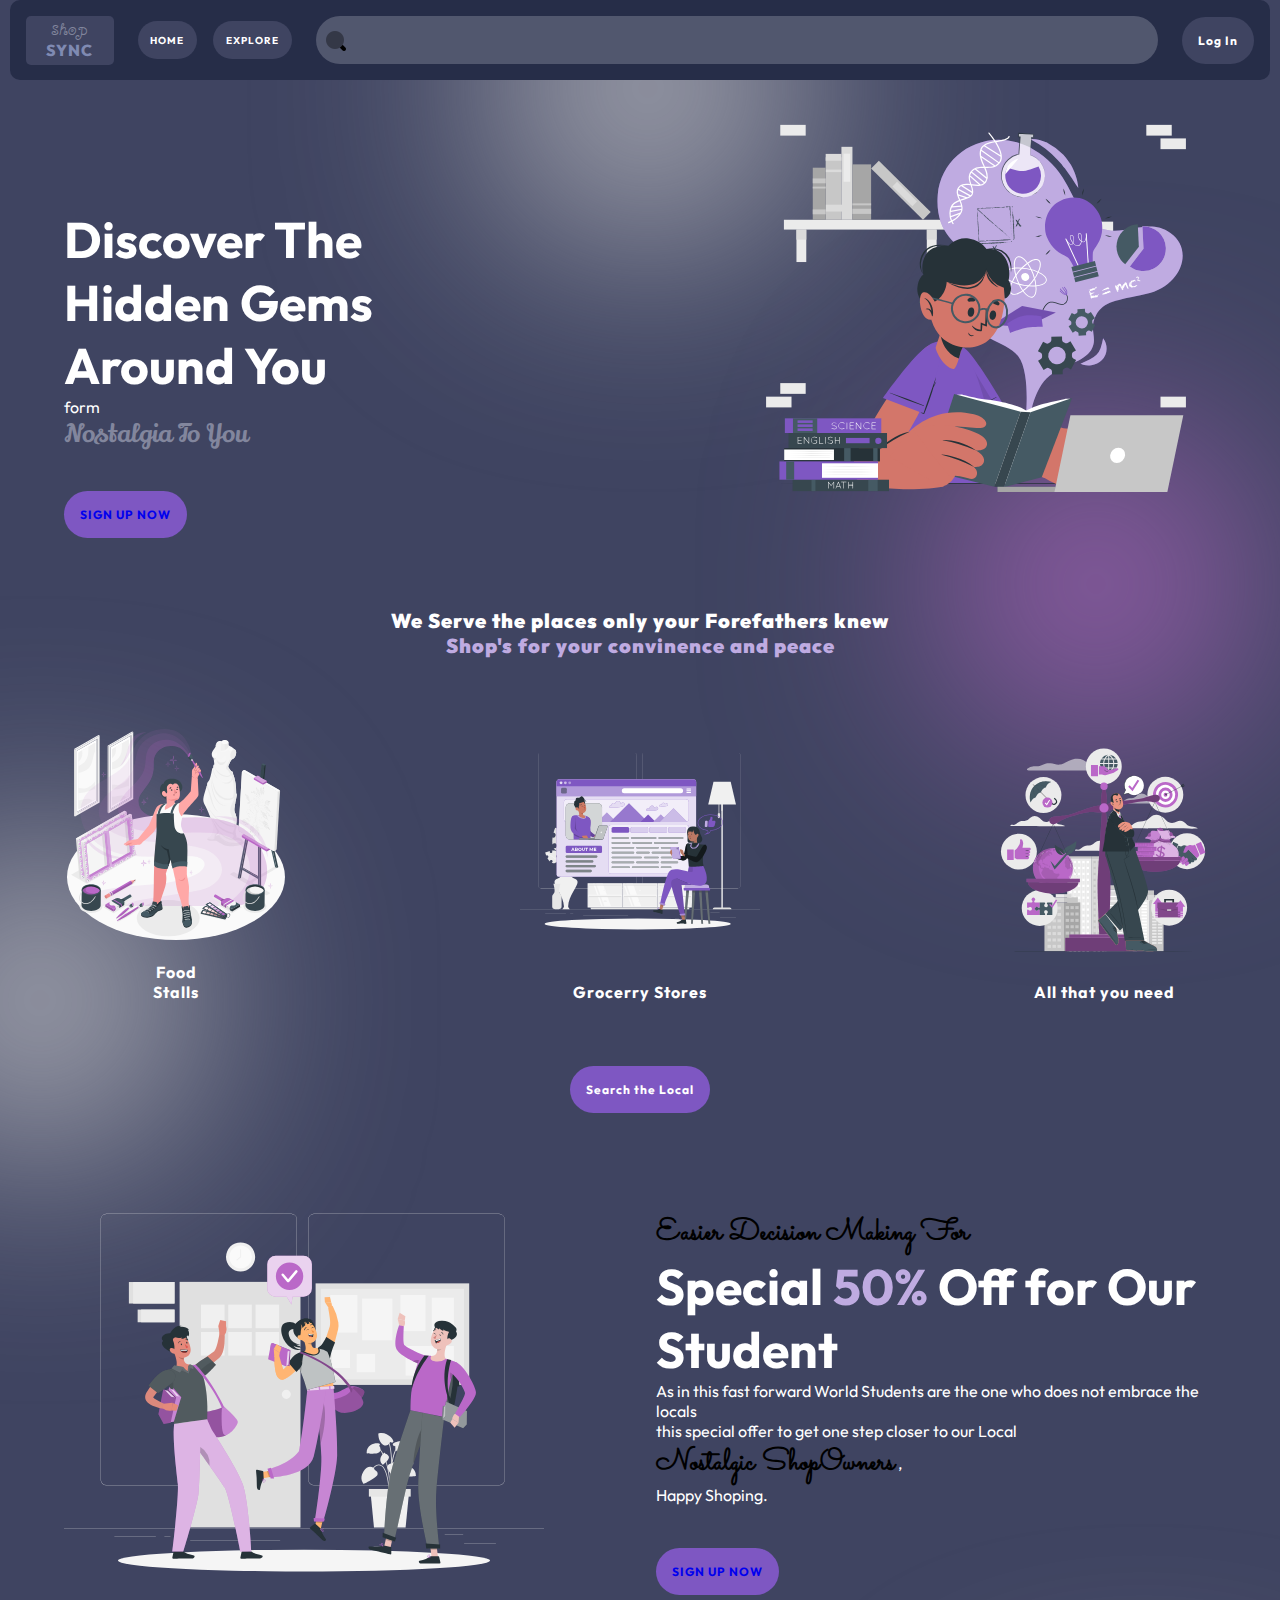
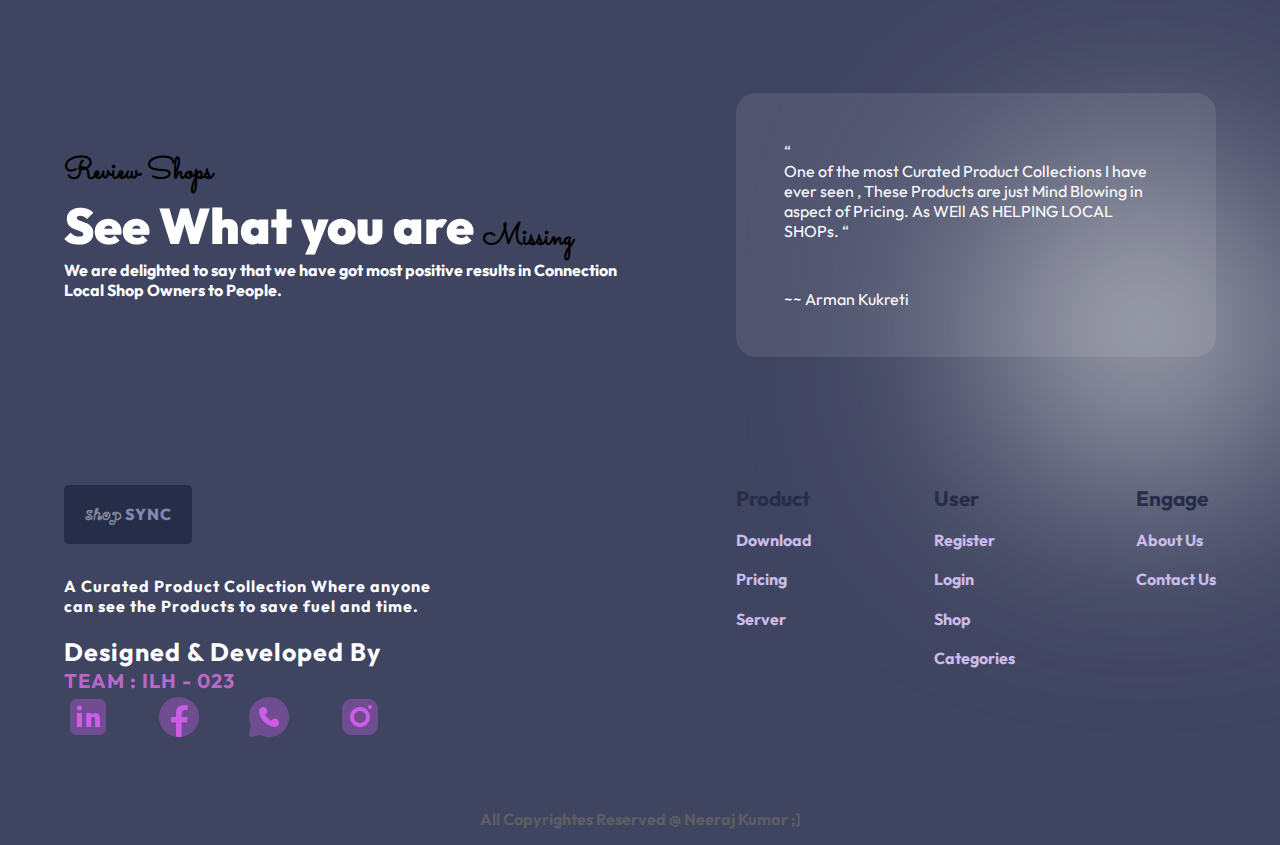
<file: index.html>
<!DOCTYPE html>
<html lang="en">
  <head>
    <meta charset="UTF-8" />
    <meta name="viewport" content="width=device-width, initial-scale=1.0" />
    <title>ShopSync</title>

    <!-- main stylesheet -->
    <link rel="stylesheet" href="styles/style.css" />

    <!-- page stylesheet  -->
    <link rel="stylesheet" href="styles/index.css" />
  </head>
  <body>
    <!-- header start -->
    <div class="header">
      <!-- logo  -->
      <div class="logo">
        <span id="logo-cursib">Shop</span>
        <span id="logo-name">Sync</span>
      </div>

      <!-- nav links  -->
      <nav class="nav-links">
        <a href="index.html">HOME</a>
        <a href="shop.html">EXPLORE</a>
      </nav>

      <!-- searchbar  -->
      <div class="search-container">
        <input type="text" name="searchbar" id="main-search" />
        <img id="search-icon" src="assets/icons/search (2).png" alt="" />
      </div>

      <!-- cart  -->
      <div class="cart" style="display: none">
        <a href="cart.html"
          ><img src="assets/icons/cart.png" alt="" class="cart-btn"
        /></a>
      </div>

      <div class="dashboard" style="display: none">
        <a href="dashboard.html">
          <img src="assets/icons/dashboard-icon.png" class="cart-btn" alt="" />
        </a>
      </div>

      <!-- login  -->
      <a class="login-btn" id="login-btn" href="login.html">Log In</a>

      <!-- logout -->
      <a class="login-btn log-out" id="logout-btn" style="display: none"
        >Log Out</a
      >
    </div>
    <!-- header end  -->

    <!-- hero start  -->
    <div class="hero">
      <!-- hero text  -->
      <div class="hero-text">
        <p>
          <span id="hero-title">Discover The Hidden Gems Around You </span
          ><br />
          <span id="hero-para">form</span>
          <br />
          <span id="hero-text-name">Nostalgia To You</span>
        </p>

        <!-- shop now btn  -->
        <button class="shop-now-btn btn">
          <a href="register.html">SIGN UP NOW</a>
        </button>
      </div>

      <!-- hero image  -->
      <div class="hero-image">
        <img src="assets/illustrations/hero-image.svg" alt="" />
      </div>
    </div>
    <!-- hero end  -->

    <!-- categories start  -->
    <div class="categories">
      <!-- categories header text  -->
      <p class="categories-title">
        We Serve the places only your Forefathers knew <br /><span
          >Shop's for your convinence and peace</span
        >
      </p>

      <!-- category cards  -->
      <div class="cards">
        <!-- card-1  -->
        <div class="card-1 card">
          <img src="assets/illustrations/card-1.svg" alt="" />

          <p>Food <br />Stalls</p>
        </div>

        <!-- card-2  -->
        <div class="card-2 card">
          <img src="assets/illustrations/card-2.svg" alt="" />

          <p>Grocerry Stores</p>
        </div>

        <!-- card -3  -->
        <div class="card-3 card">
          <img src="assets/illustrations/carrd-3.svg" alt="" />

          <p>All that you need</p>
        </div>
      </div>
      <!-- category cards end  -->

      <!-- view-all-category-btn  -->
      <button class="view-all-category-btn btn">Search the Local</button>
    </div>
    <!-- categories end  -->

    <!-- student offer start  -->
    <div class="student-offer">
      <!-- student offer image  -->
      <div class="stu-off-img">
        <img src="assets/illustrations/student-offer.svg" alt="" />
      </div>

      <!-- student offer text  -->
      <div class="stu-off-text">
        <p>
          <span id="stu-off-head">Easier Decision Making For</span><br />
          <span id="stu-off-title"
            >Special <span id="off-percent-text">50%</span> Off for Our
            Student</span
          ><br />

          As in this fast forward World Students are the one who does not
          embrace the locals<br />
          this special offer to get one step closer to our Local<br />
          <span id="stu-off-head">Nostalgic ShopOwners</span> ,
          <br />
          Happy Shoping.
        </p>

        <!-- signup now btn  -->
        <button class="signup-now-btn btn">
          <a href="register.html">SIGN UP NOW</a>
        </button>
      </div>
    </div>
    <!-- student offer end  -->

    <!-- testimony start  -->
    <div class="testimony">
      <p class="testimony-text">
        <span id="testimony-text-head">Review Shops</span><br />
        <span id="testimony-text-title"
          >See What you are <span id="stu-off-head"> Missing</span> </span
        ><br />

        We are delighted to say that we have got most positive results in
        Connection Local Shop Owners to People.
      </p>

      <div class="testimonial">
        <p class="review">
          <span id="quotes">“</span>
          <br />
          One of the most Curated Product Collections I have ever seen , These
          Products are just Mind Blowing in aspect of Pricing. As WEll AS
          HELPING LOCAL SHOPs.
          <span id="quotes">“</span>
        </p>

        <p class="reviewer-name">~~ Arman Kukreti</p>
      </div>
    </div>
    <!-- testimony end  -->

    <!-- footer start  -->
    <div class="footer">
      <!-- footer-text  -->
      <div class="footer-text">
        <!-- logo  -->
        <div class="logo footer-logo">
          <span id="logo-cursib">Shop</span>
          <span id="logo-name">Sync</span>
        </div>

        <p class="footer-text-para">
          A Curated Product Collection Where anyone can see the Products to save
          fuel and time.
          <br /><br />
          <span id="dev-name-heading">Designed & Developed By</span><br />
          <span id="dev-name">TEAM : ILH - 023</span>
        </p>

        <div class="share-links">
          <a href=""> <img src="assets/icons/linkedin.png" alt="" /></a>
          <a href=""> <img src="assets/icons/facebook.png" alt="" /></a>
          <a href=""> <img src="assets/icons/whatsapp.png" alt="" /></a>
          <a href=""> <img src="assets/icons/instagram.png" alt="" /></a>
        </div>
      </div>

      <!-- footer links  -->
      <div class="footer-links">
        <div class="product-links links-cat">
          <p class="link-heading">Product</p>
          <a href="" class="link">Download</a>
          <a href="" class="link">Pricing</a>
          <a href="" class="link">Server</a>
        </div>

        <div class="user-links links-cat">
          <p class="link-heading">User</p>
          <a href="" class="register">Register</a>
          <a href="" class="login">Login</a>
          <a href="" class="shop">Shop</a>
          <a href="" class="link-category">Categories</a>
        </div>

        <div class="engage-links links-cat">
          <p class="link-heading">Engage</p>
          <a href="" class="about-us">About Us</a>
          <a href="" class="contact-us"> Contact Us</a>
        </div>
      </div>
    </div>

    <!-- copyright  -->
    <p class="copyright">All Copyrightes Reserved @ Neeraj Kumar ;]</p>

    <!-- background circles effect  -->
    <div class="bg-circle-1 effect"></div>
    <div class="bg-circle-2 effect"></div>
    <div class="bg-circle-3 effect"></div>
    <div class="bg-circle-4 effect"></div>

    <script src="/scripts/auth.js"></script>
    <script src="scripts/getLocation.js"></script>
  </body>
</html>
</file>
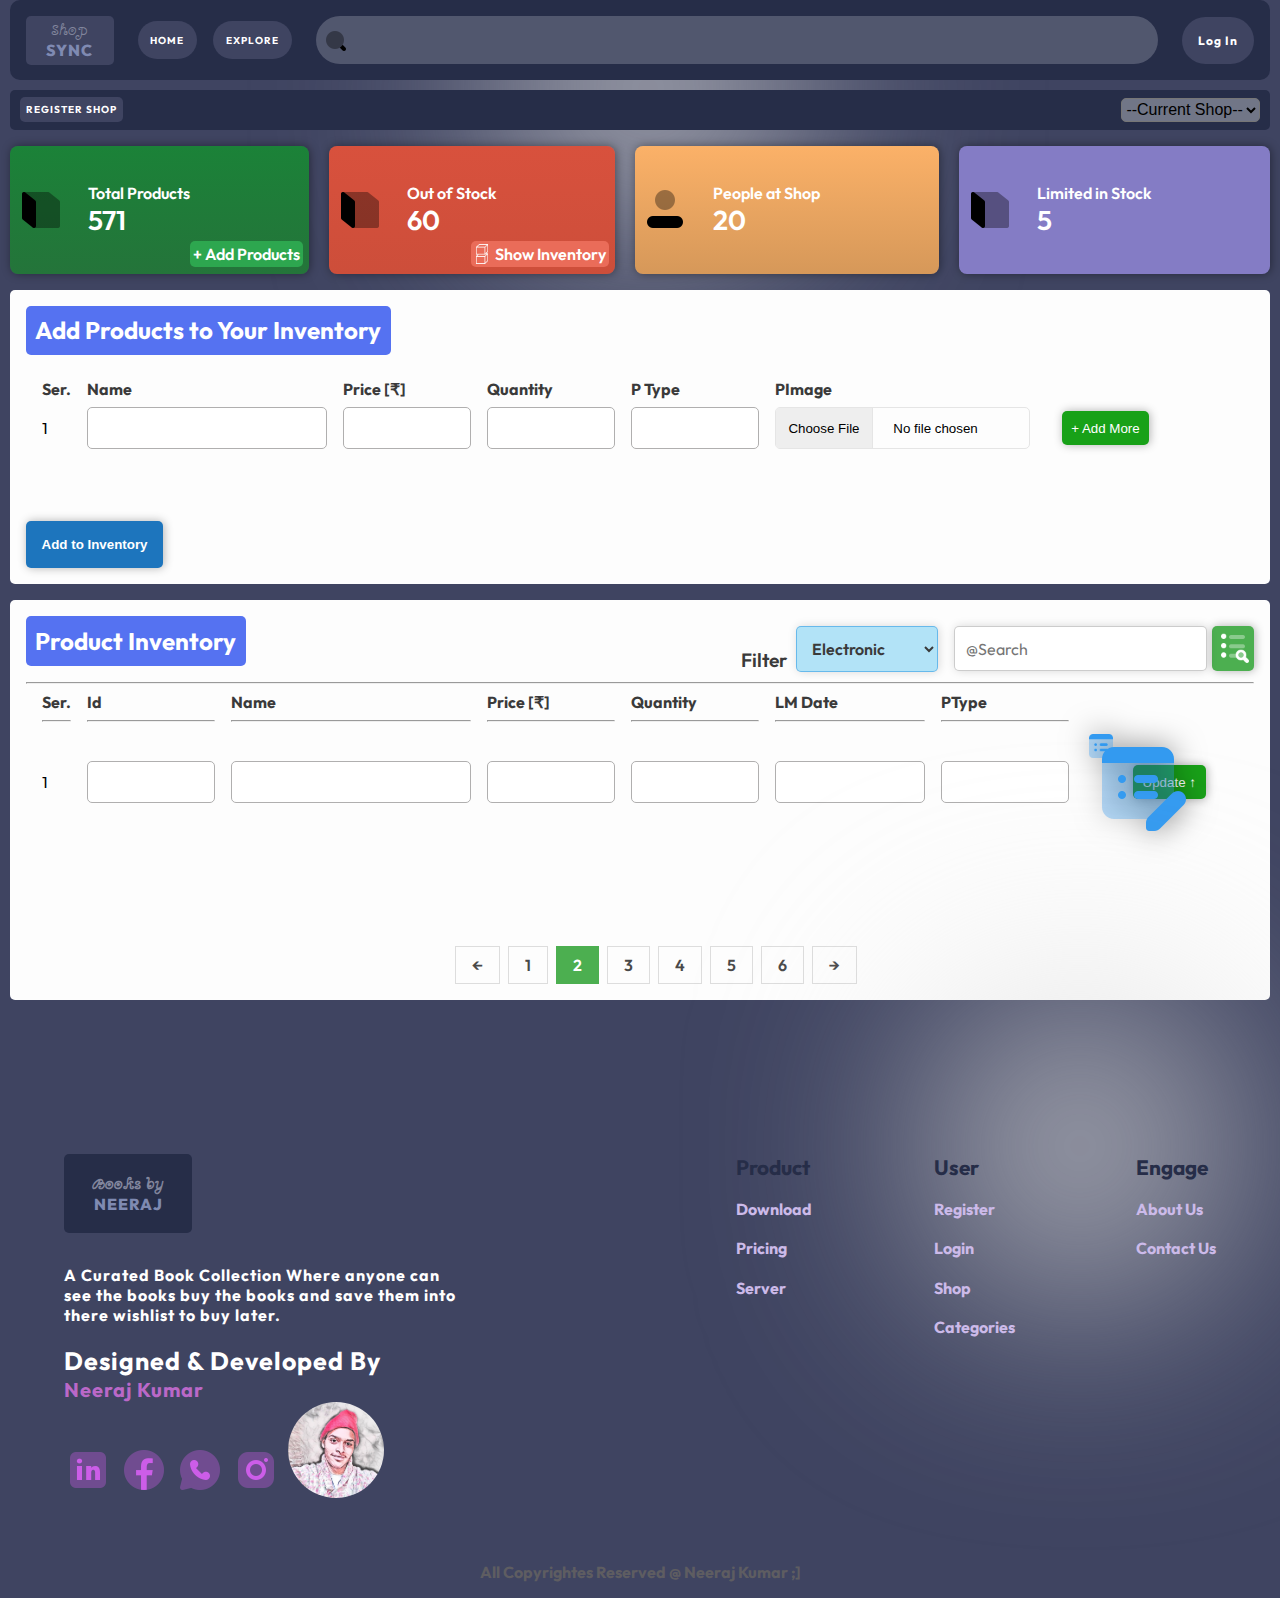
<file: dashboard.html>
<!DOCTYPE html>
<html lang="en">
  <head>
    <meta charset="UTF-8" />
    <meta name="viewport" content="width=device-width, initial-scale=1.0" />
    <title>Shop Sync</title>

    <!-- main stylesheet -->
    <link rel="stylesheet" href="styles/style.css" />

    <!-- page stylesheet  -->
    <link rel="stylesheet" href="styles/register.css" />
    <link rel="stylesheet" href="styles/dashboard.css" />
  </head>
  <body>
    <!-- header start -->
    <div class="header">
      <!-- logo  -->
      <div class="logo">
        <span id="logo-cursib">Shop</span>
        <span id="logo-name">Sync</span>
      </div>

      <!-- nav links  -->
      <nav class="nav-links">
        <a href="index.html">HOME</a>
        <a href="shop.html">EXPLORE</a>
      </nav>

      <!-- searchbar  -->
      <div class="search-container">
        <input type="text" name="searchbar" id="main-search" />
        <img id="search-icon" src="assets/icons/search (2).png" alt="" />
      </div>

      <!-- cart  -->
      <div class="cart" style="display: none">
        <a href="cart.html"
          ><img src="assets/icons/cart.png" alt="" class="cart-btn"
        /></a>
      </div>

      <div class="dashboard" style="display: none">
        <a href="dashboard.html">
          <img src="assets/icons/dashboard-icon.png" class="cart-btn" alt="" />
        </a>
      </div>

      <!-- login  -->
      <a class="login-btn" id="login-btn" href="login.html">Log In</a>

      <!-- logout -->
      <a class="login-btn log-out" id="logout-btn" style="display: none"
        >Log Out</a
      >
    </div>
    <!-- header end  -->

    <!-- main container-body -->
    <div class="main-container">
      <!-- dashboard bar [shop selection] -->
      <div class="dash-bar">
        <a class="dash-bar-a-links" href="registerShop.html">REGISTER SHOP</a>
        <select class="dash-bar-dd" id="curr-shop-dd">
          <option value="hide">--Current Shop--</option>
        </select>
      </div>
      <!-- dashboard head boxes  start-->
      <div class="head-box-container">
        <div class="head-box h1">
          <img src="/assets/icons/prod.png" alt="" />
          <p>
            Total Products<br /><span id="total-no">571</span>
            <span id="add-product-btn">+ Add Products</span>
          </p>
        </div>

        <div class="head-box h2">
          <img src="/assets/icons/prod.png" alt="" />
          <p>
            Out of Stock<br /><span id="total-no">60</span>
            <span id="inventory-text"
              ><img id="img-inventory" src="/assets/icons/boxes.png" alt="" />
              Show Inventory</span
            >
          </p>
        </div>

        <div class="head-box h3">
          <img src="/assets/icons/user.png" alt="" />
          <p>People at Shop<br /><span id="total-no">20</span></p>
        </div>

        <div class="head-box h4">
          <img src="/assets/icons/prod.png" alt="" />
          <p>Limited in Stock<br /><span id="total-no">5</span></p>
        </div>
      </div>
      <!-- dashboard head boxes end-->

      <!-- Add Products Section -->
      <div class="add-product-container">
        <h1>Add Products to Your Inventory</h1>

        <table>
          <thead>
            <tr>
              <th>Ser.</th>
              <th>Name</th>
              <th>Price [₹]</th>
              <th>Quantity</th>
              <th>P Type</th>
              <th>PImage</th>
              <th></th>
              <th></th>
            </tr>
          </thead>
          <tbody>
            <!-- Example Row 1 -->
            <tr>
              <td>1</td>
              <td><input class="inp-prod p_name" id="p_name" type="text" /></td>
              <td>
                <input class="inp-prod p_price" type="text" id="p_price" />
              </td>
              <td>
                <input
                  class="inp-prod p_quant"
                  type="text"
                  id="p_quant"
                  name=""
                />
              </td>
              <td>
                <input
                  class="inp-prod p_type"
                  type="text"
                  id="p_type"
                  name=""
                />
              </td>
              <td>
                <input class="inp-file-input" type="file" id="fileUpload" />
              </td>
              <td>
                <button class="del-prod-row" style="display: none">
                  <div class="line l-1"></div>
                  <div class="line l-2"></div>
                </button>
              </td>
              <td><button class="add-prod-row">+ Add More</button></td>
            </tr>
          </tbody>
        </table>

        <button id="add-inv-btn">Add to Inventory</button>
      </div>

      <!-- Inventory Show Section -->
      <div class="product-inventory-container add-product-container">
        <div class="inventory-header">
          <h1>Product Inventory</h1>
          <div class="filtering-components">
            <!-- filter -->
            <div class="filter">
              <label for="" class="filter-label" id="p_filter">Filter</label>
              <select name="filter-dropdown" id="filter-dropdown">
                <optgroup label="Products">
                  <option value="electronic">Electronic</option>
                  <option value="health">Health</option>
                </optgroup>
                <optgroup label="Services">
                  <option value="food-places">Food Places</option>
                  <option value="toor-places">Toor Places</option>
                </optgroup>
              </select>
            </div>

            <!-- search -->
            <div class="searchbox">
              <input
                type="text"
                class="search-box-input"
                id="search-inp-element"
                placeholder="@Search"
              />
              <button class="cancel-search-btn" style="display: none">
                <div class="c-btn-line c-l-1"></div>
                <div class="c-btn-line c-l-2"></div>
              </button>
              <button class="search-prod-btn">
                <img
                  class="search-prod-btn-img"
                  src="assets/icons/search-list-big.png"
                  alt=""
                />
              </button>
            </div>
          </div>
        </div>

        <hr />

        <table>
          <thead>
            <tr>
              <th>Ser.</th>
              <th>Id</th>
              <th>Name</th>
              <th>Price [₹]</th>
              <th>Quantity</th>
              <th>LM Date</th>
              <th>PType</th>
              <th></th>
              <th></th>
            </tr>
            <tr>
              <th><hr /></th>
              <th><hr /></th>
              <th><hr /></th>
              <th><hr /></th>
              <th><hr /></th>
              <th><hr /></th>
              <th><hr /></th>
            </tr>
          </thead>
          <tbody>
            <!-- Example Row 1 -->
            <tr>
              <td>1</td>
              <td><input type="text" class="inp-prod" id="p_id" /></td>
              <td><input class="inp-prod" id="p_name" type="text" /></td>
              <td><input class="inp-prod" type="text" id="p_price" /></td>
              <td>
                <input
                  class="inp-prod"
                  type="text"
                  id="p_quant"
                  name=""
                  id=""
                />
              </td>
              <td><input type="text" class="inp-prod" id="lm-date" /></td>
              <td><input type="text" class="inp-prod" id="p_type" /></td>
              <td>
                <button class="edit-prod-row-btn edit-prod-btn">
                  <img src="/assets/icons/edit-btn-big.png" alt="" />
                </button>
              </td>
              <td>
                <button class="update-prod-row-btn add-prod-row">
                  Update ↑
                </button>
              </td>
            </tr>
          </tbody>
        </table>

        <!-- default pagination before -->
        <div class="center">
          <div class="pagination">
            <a href="#">←</a>
            <a href="#">1</a>
            <a href="#" class="active">2</a>
            <a href="#">3</a>
            <a href="#">4</a>
            <a href="#">5</a>
            <a href="#">6</a>
            <a href="#">→</a>
          </div>
        </div>
      </div>
    </div>

    <!-- footer start  -->
    <div class="footer">
      <!-- footer-text  -->
      <div class="footer-text">
        <!-- logo  -->
        <div class="logo footer-logo">
          <span id="logo-cursib">Books by</span>
          <span id="logo-name">Neeraj</span>
        </div>

        <p class="footer-text-para">
          A Curated Book Collection Where anyone can see the books buy the books
          and save them into there wishlist to buy later. <br /><br />
          <span id="dev-name-heading">Designed & Developed By</span><br />
          <span id="dev-name">Neeraj Kumar</span>
        </p>

        <div class="share-links">
          <a href=""> <img src="assets/icons/linkedin.png" alt="" /></a>
          <a href=""> <img src="assets/icons/facebook.png" alt="" /></a>
          <a href=""> <img src="assets/icons/whatsapp.png" alt="" /></a>
          <a href=""> <img src="assets/icons/instagram.png" alt="" /></a>
          <img
            class="profile-footer"
            src="assets/images/IMG_20221205_225853_077.jpg"
            alt=""
          />
        </div>

        <!-- bg circle 4  -->
        <div class="bg-circle-4 effect"></div>
      </div>

      <!-- footer links  -->
      <div class="footer-links">
        <div class="product-links links-cat">
          <p class="link-heading">Product</p>
          <a href="" class="link">Download</a>
          <a href="" class="link">Pricing</a>
          <a href="" class="link">Server</a>
        </div>

        <div class="user-links links-cat">
          <p class="link-heading">User</p>
          <a href="" class="footer-register">Register</a>
          <a href="" class="login">Login</a>
          <a href="" class="shop">Shop</a>
          <a href="" class="link-category">Categories</a>
        </div>

        <div class="engage-links links-cat">
          <p class="link-heading">Engage</p>
          <a href="" class="about-us">About Us</a>
          <a href="" class="contact-us"> Contact Us</a>
        </div>
      </div>
    </div>

    <!-- copyright  -->
    <p class="copyright">All Copyrightes Reserved @ Neeraj Kumar ;]</p>

    <!-- background circles effect  -->
    <div class="bg-circle-1 effect"></div>

    <script src="/scripts/auth.js"></script>
    <script src="scripts/prodInventory.js"></script>
    <script src="/scripts/addProds.js"></script>
  </body>
</html>
</file>
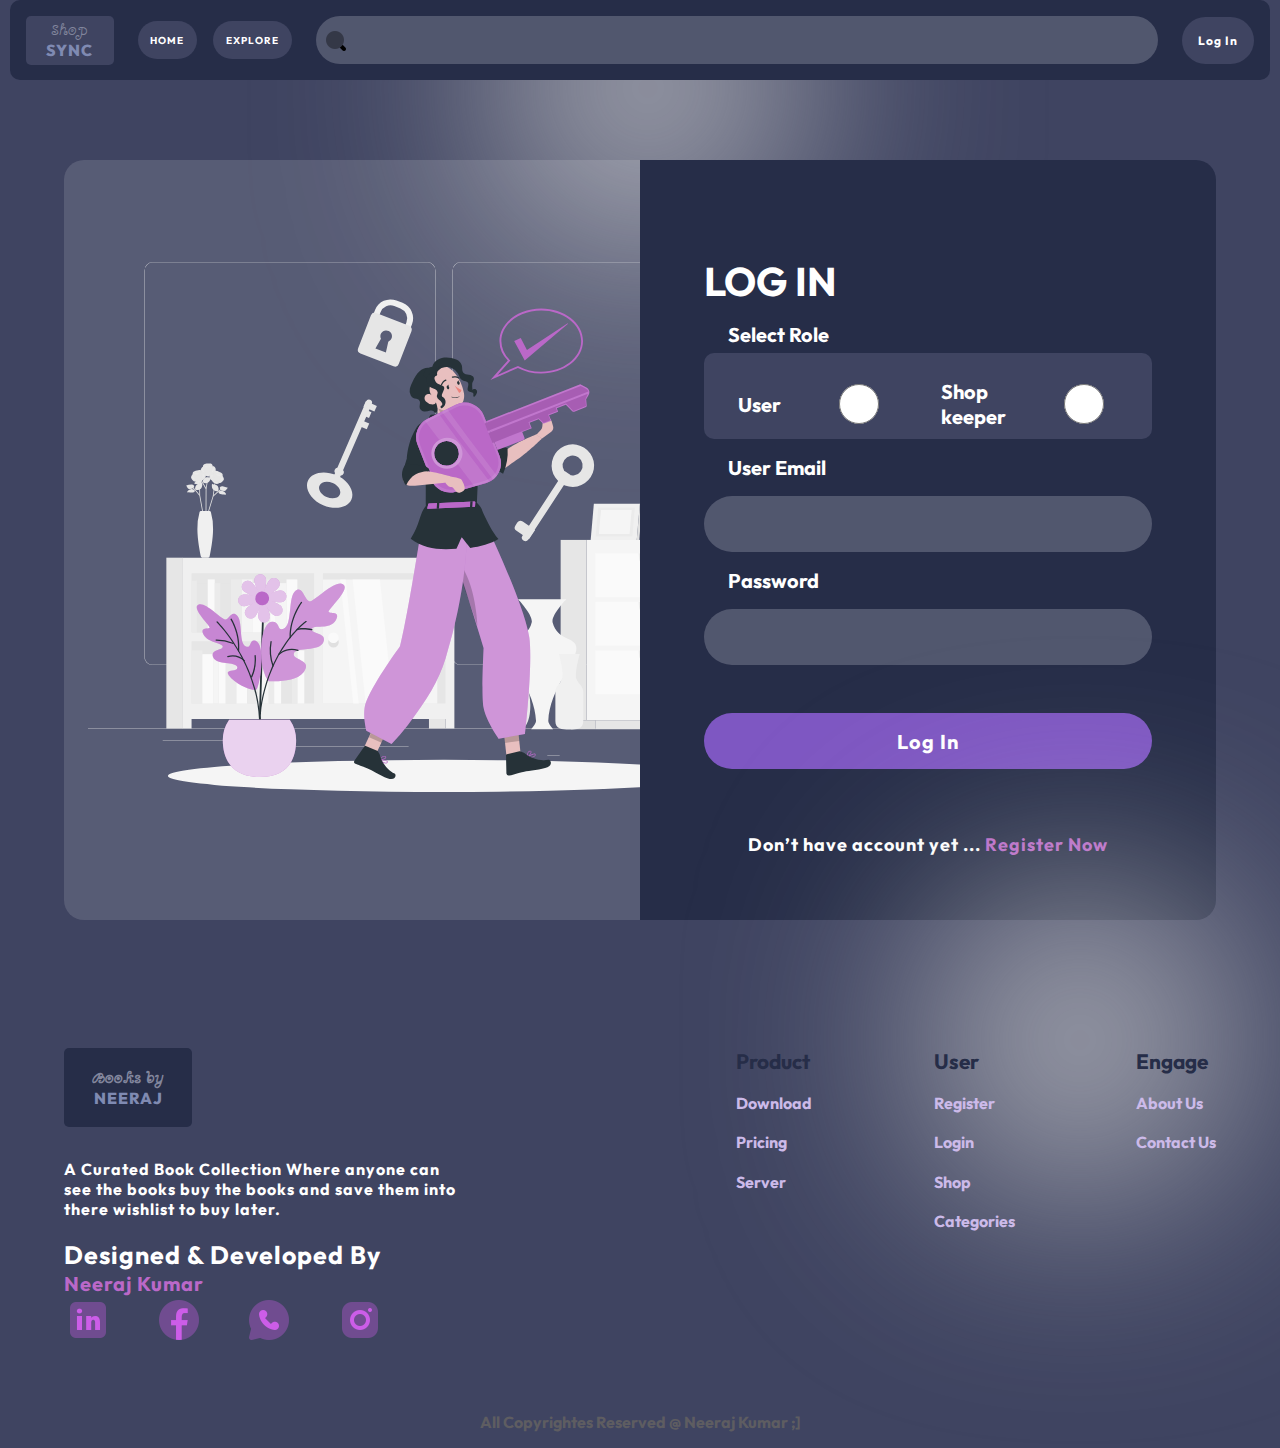
<file: login.html>
<!DOCTYPE html>
<html lang="en">
  <head>
    <meta charset="UTF-8" />
    <meta name="viewport" content="width=device-width, initial-scale=1.0" />
    <title>Store | By Neeraj</title>

    <!-- main stylesheet -->
    <link rel="stylesheet" href="styles/style.css" />

    <!-- page stylesheet  -->
    <link rel="stylesheet" href="styles/register.css" />
    <link rel="stylesheet" href="styles/login.css" />
  </head>
  <body>
    <!-- header start -->
    <div class="header">
      <!-- logo  -->
      <div class="logo">
        <span id="logo-cursib">Shop</span>
        <span id="logo-name">Sync</span>
      </div>

      <!-- nav links  -->
      <nav class="nav-links">
        <a href="index.html">HOME</a>
        <a href="shop.html">EXPLORE</a>
      </nav>

      <!-- searchbar  -->
      <div class="search-container">
        <input type="text" name="searchbar" id="main-search" />
        <img id="search-icon" src="assets/icons/search (2).png" alt="" />
      </div>

      <!-- cart  -->
      <div class="cart" style="display: none">
        <a href="cart.html"
          ><img src="assets/icons/cart.png" alt="" class="cart-btn"
        /></a>
      </div>

      <div class="dashboard" style="display: none">
        <a href="dashboard.html">
          <img src="assets/icons/dashboard-icon.png" class="cart-btn" alt="" />
        </a>
      </div>

      <!-- login  -->
      <a class="login-btn" id="login-btn" href="login.html">Log In</a>

      <!-- logout -->
      <a class="login-btn log-out" id="logout-btn" style="display: none"
        >Log Out</a
      >
    </div>
    <!-- header end  -->

    <!-- register start  -->
    <div class="register">
      <div class="register-left">
        <img src="assets/illustrations/login.svg" alt="" />
      </div>

      <div class="register-right">
        <h1 class="heading">LOG IN</h1>

        <label for="role-select">Select Role</label>
        <div class="role-select">
          <label for="role-user">User</label>
          <input type="radio" name="role" id="role-user" value="user" />
          <label for="role-user">Shop keeper</label>
          <input
            type="radio"
            name="role"
            id="role-shopkeeper"
            value="shop_keeper"
          />
        </div>

        <label for="uemail">User Email</label>
        <input type="email" name="uemail" id="uemail" />

        <label for="upass">Password</label>
        <input type="password" name="upass" id="upass" />

        <button class="login-btn-page btn" id="login-btn-page">Log In</button>

        <a href="register.html"
          >Don’t have account yet ...
          <span id="login-link">Register Now</span></a
        >
      </div>
    </div>

    <!-- footer start  -->
    <div class="footer">
      <!-- footer-text  -->
      <div class="footer-text">
        <!-- logo  -->
        <div class="logo footer-logo">
          <span id="logo-cursib">Books by</span>
          <span id="logo-name">Neeraj</span>
        </div>

        <p class="footer-text-para">
          A Curated Book Collection Where anyone can see the books buy the books
          and save them into there wishlist to buy later. <br /><br />
          <span id="dev-name-heading">Designed & Developed By</span><br />
          <span id="dev-name">Neeraj Kumar</span>
        </p>

        <div class="share-links">
          <a href=""> <img src="assets/icons/linkedin.png" alt="" /></a>
          <a href=""> <img src="assets/icons/facebook.png" alt="" /></a>
          <a href=""> <img src="assets/icons/whatsapp.png" alt="" /></a>
          <a href=""> <img src="assets/icons/instagram.png" alt="" /></a>
          <!-- <img
            class="profile-footer"
            src="assets/images/IMG_20221205_225853_077.jpg"
            alt=""
          /> -->
        </div>

        <!-- bg circle 4  -->
        <div class="bg-circle-4 effect"></div>
      </div>

      <!-- footer links  -->
      <div class="footer-links">
        <div class="product-links links-cat">
          <p class="link-heading">Product</p>
          <a href="" class="link">Download</a>
          <a href="" class="link">Pricing</a>
          <a href="" class="link">Server</a>
        </div>

        <div class="user-links links-cat">
          <p class="link-heading">User</p>
          <a href="" class="footer-register">Register</a>
          <a href="" class="login">Login</a>
          <a href="" class="shop">Shop</a>
          <a href="" class="link-category">Categories</a>
        </div>

        <div class="engage-links links-cat">
          <p class="link-heading">Engage</p>
          <a href="" class="about-us">About Us</a>
          <a href="" class="contact-us"> Contact Us</a>
        </div>
      </div>
    </div>

    <!-- copyright  -->
    <p class="copyright">All Copyrightes Reserved @ Neeraj Kumar ;]</p>

    <!-- background circles effect  -->
    <div class="bg-circle-1 effect"></div>

    <script src="/scripts/auth.js"></script>
  </body>
</html>
</file>
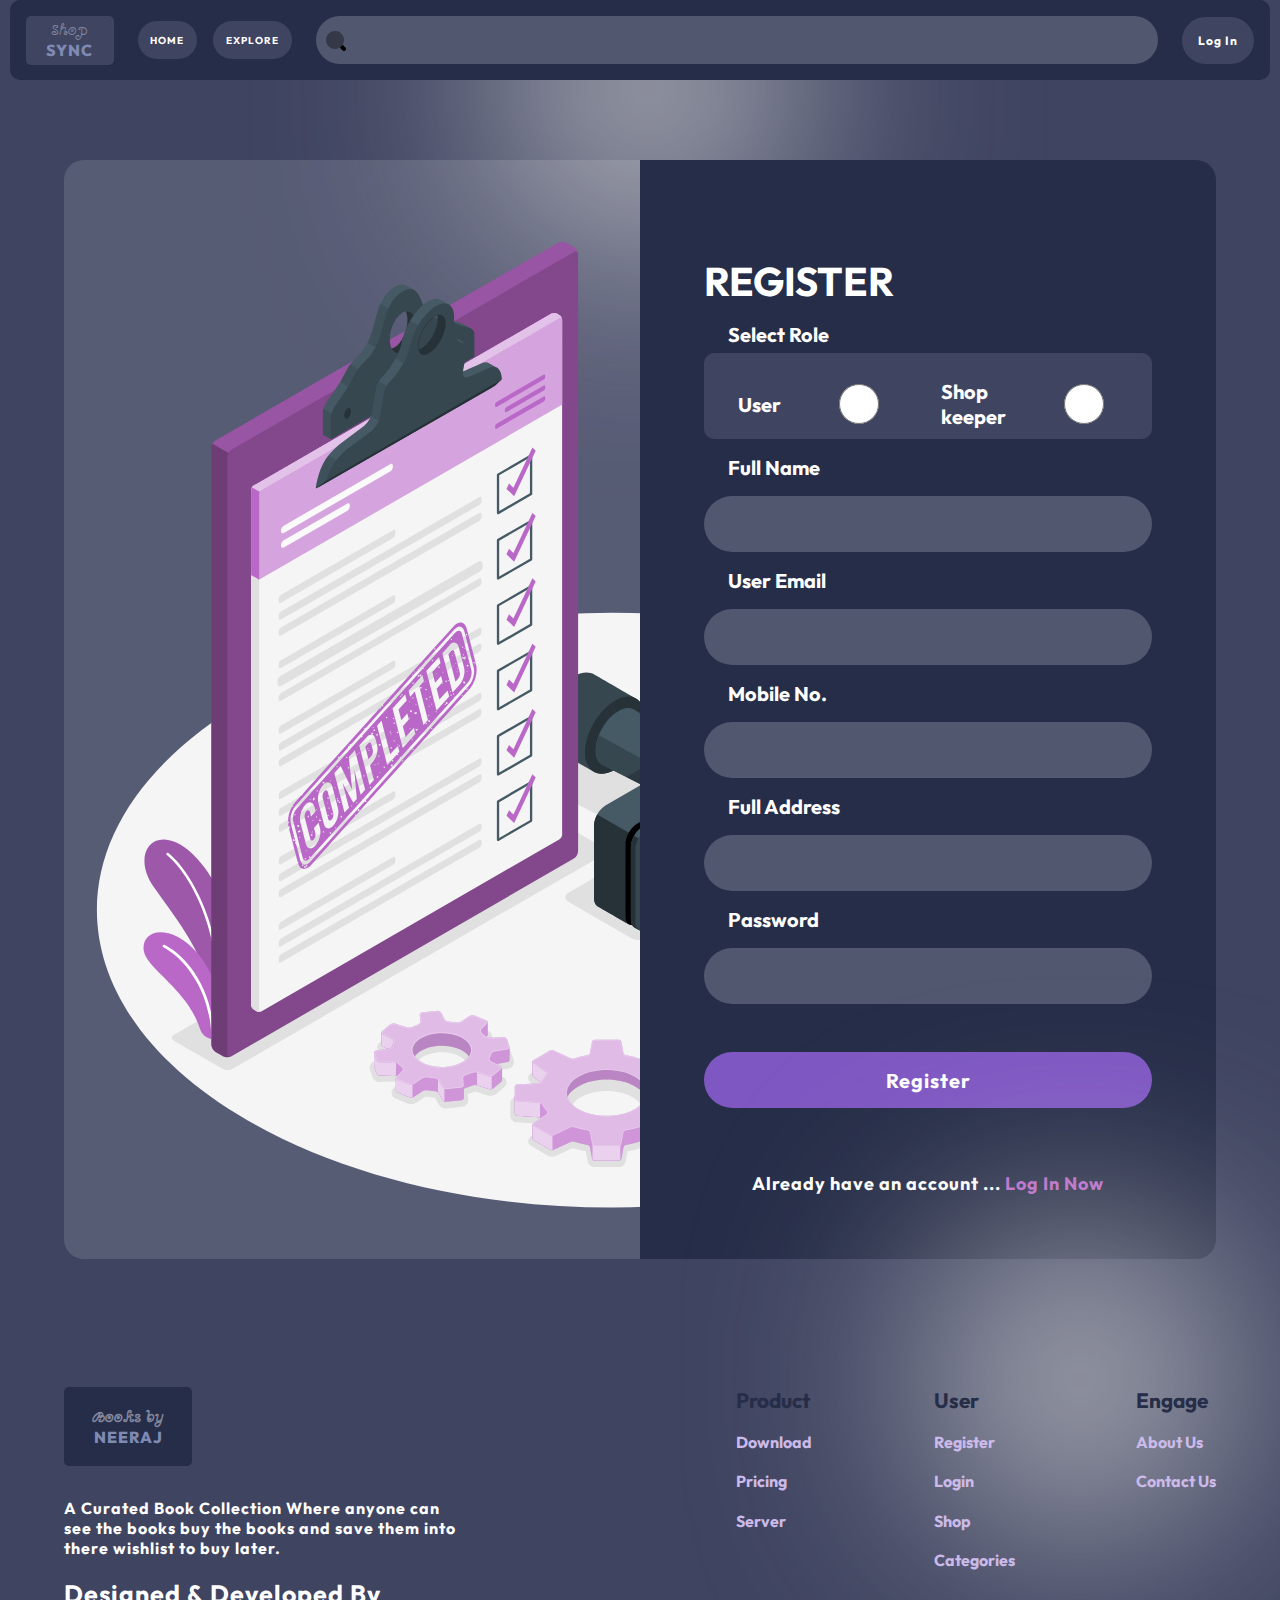
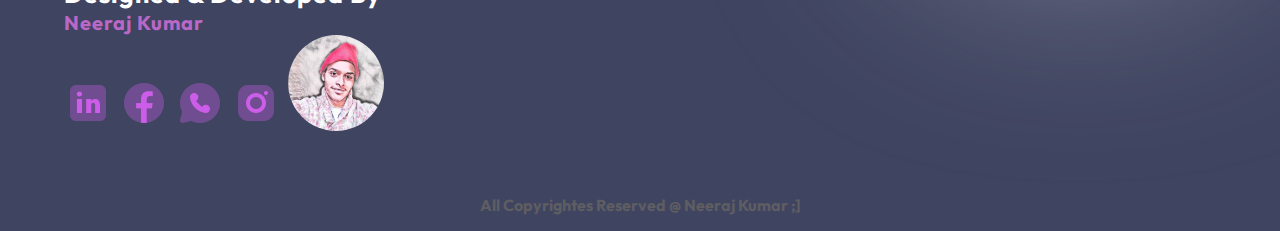
<file: register.html>
<!DOCTYPE html>
<html lang="en">
  <head>
    <meta charset="UTF-8" />
    <meta name="viewport" content="width=device-width, initial-scale=1.0" />
    <title>Store | By Neeraj</title>

    <!-- main stylesheet -->
    <link rel="stylesheet" href="styles/style.css" />

    <!-- page stylesheet  -->
    <link rel="stylesheet" href="styles/register.css" />
  </head>
  <body>
    <!-- header start -->
    <div class="header">
      <!-- logo  -->
      <div class="logo">
        <span id="logo-cursib">Shop</span>
        <span id="logo-name">Sync</span>
      </div>

      <!-- nav links  -->
      <nav class="nav-links">
        <a href="index.html">HOME</a>
        <a href="shop.html">EXPLORE</a>
      </nav>

      <!-- searchbar  -->
      <div class="search-container">
        <input type="text" name="searchbar" id="main-search" />
        <img id="search-icon" src="assets/icons/search (2).png" alt="" />
      </div>

      <!-- cart  -->
      <div class="cart" style="display: none">
        <a href="cart.html"
          ><img src="assets/icons/cart.png" alt="" class="cart-btn"
        /></a>
      </div>

      <div class="dashboard" style="display: none">
        <a href="dashboard.html">
          <img src="assets/icons/dashboard-icon.png" class="cart-btn" alt="" />
        </a>
      </div>

      <!-- login  -->
      <a class="login-btn" id="login-btn" href="login.html">Log In</a>

      <!-- logout -->
      <a class="login-btn log-out" id="logout-btn" style="display: none"
        >Log Out</a
      >
    </div>
    <!-- header end  -->

    <!-- register start  -->
    <div class="register">
      <div class="register-left">
        <img src="assets/illustrations/register.svg" alt="" />
      </div>

      <div class="register-right">
        <h1 class="heading">REGISTER</h1>

        <label for="role-select">Select Role</label>
        <div class="role-select">
          <label for="role-user">User</label>
          <input type="radio" name="role" id="role-user" value="user" />
          <label for="role-shopkeeper">Shop keeper</label>
          <input
            type="radio"
            name="role"
            id="role-shopkeeper"
            value="shopkeeper"
          />
        </div>

        <label for="fname">Full Name</label>
        <input type="text" name="fname" id="fname" />

        <label for="uemail">User Email</label>
        <input type="email" name="uemail" id="uemail" />

        <label for="mob">Mobile No.</label>
        <input type="tel" name="mob" id="mob" />

        <label for="address">Full Address</label>
        <input type="textarea" name="address" id="address" />

        <label for="upass">Password</label>
        <input type="password" name="upass" id="upass" />

        <button class="register-btn btn">Register</button>

        <a href="login.html"
          >Already have an account ...
          <span id="login-link">Log In Now</span></a
        >
      </div>
    </div>

    <!-- footer start  -->
    <div class="footer">
      <!-- footer-text  -->
      <div class="footer-text">
        <!-- logo  -->
        <div class="logo footer-logo">
          <span id="logo-cursib">Books by</span>
          <span id="logo-name">Neeraj</span>
        </div>

        <p class="footer-text-para">
          A Curated Book Collection Where anyone can see the books buy the books
          and save them into there wishlist to buy later. <br /><br />
          <span id="dev-name-heading">Designed & Developed By</span><br />
          <span id="dev-name">Neeraj Kumar</span>
        </p>

        <div class="share-links">
          <a href=""> <img src="assets/icons/linkedin.png" alt="" /></a>
          <a href=""> <img src="assets/icons/facebook.png" alt="" /></a>
          <a href=""> <img src="assets/icons/whatsapp.png" alt="" /></a>
          <a href=""> <img src="assets/icons/instagram.png" alt="" /></a>
          <img
            class="profile-footer"
            src="assets/images/IMG_20221205_225853_077.jpg"
            alt=""
          />
        </div>

        <!-- bg circle 4  -->
        <div class="bg-circle-4 effect"></div>
      </div>

      <!-- footer links  -->
      <div class="footer-links">
        <div class="product-links links-cat">
          <p class="link-heading">Product</p>
          <a href="" class="link">Download</a>
          <a href="" class="link">Pricing</a>
          <a href="" class="link">Server</a>
        </div>

        <div class="user-links links-cat">
          <p class="link-heading">User</p>
          <a href="" class="footer-register">Register</a>
          <a href="" class="login">Login</a>
          <a href="" class="shop">Shop</a>
          <a href="" class="link-category">Categories</a>
        </div>

        <div class="engage-links links-cat">
          <p class="link-heading">Engage</p>
          <a href="" class="about-us">About Us</a>
          <a href="" class="contact-us"> Contact Us</a>
        </div>
      </div>
    </div>

    <!-- copyright  -->
    <p class="copyright">All Copyrightes Reserved @ Neeraj Kumar ;]</p>

    <!-- background circles effect  -->
    <div class="bg-circle-1 effect"></div>

    <script src="/scripts/auth.js"></script>
    <script src="/scripts/registration.js"></script>
  </body>
</html>
</file>
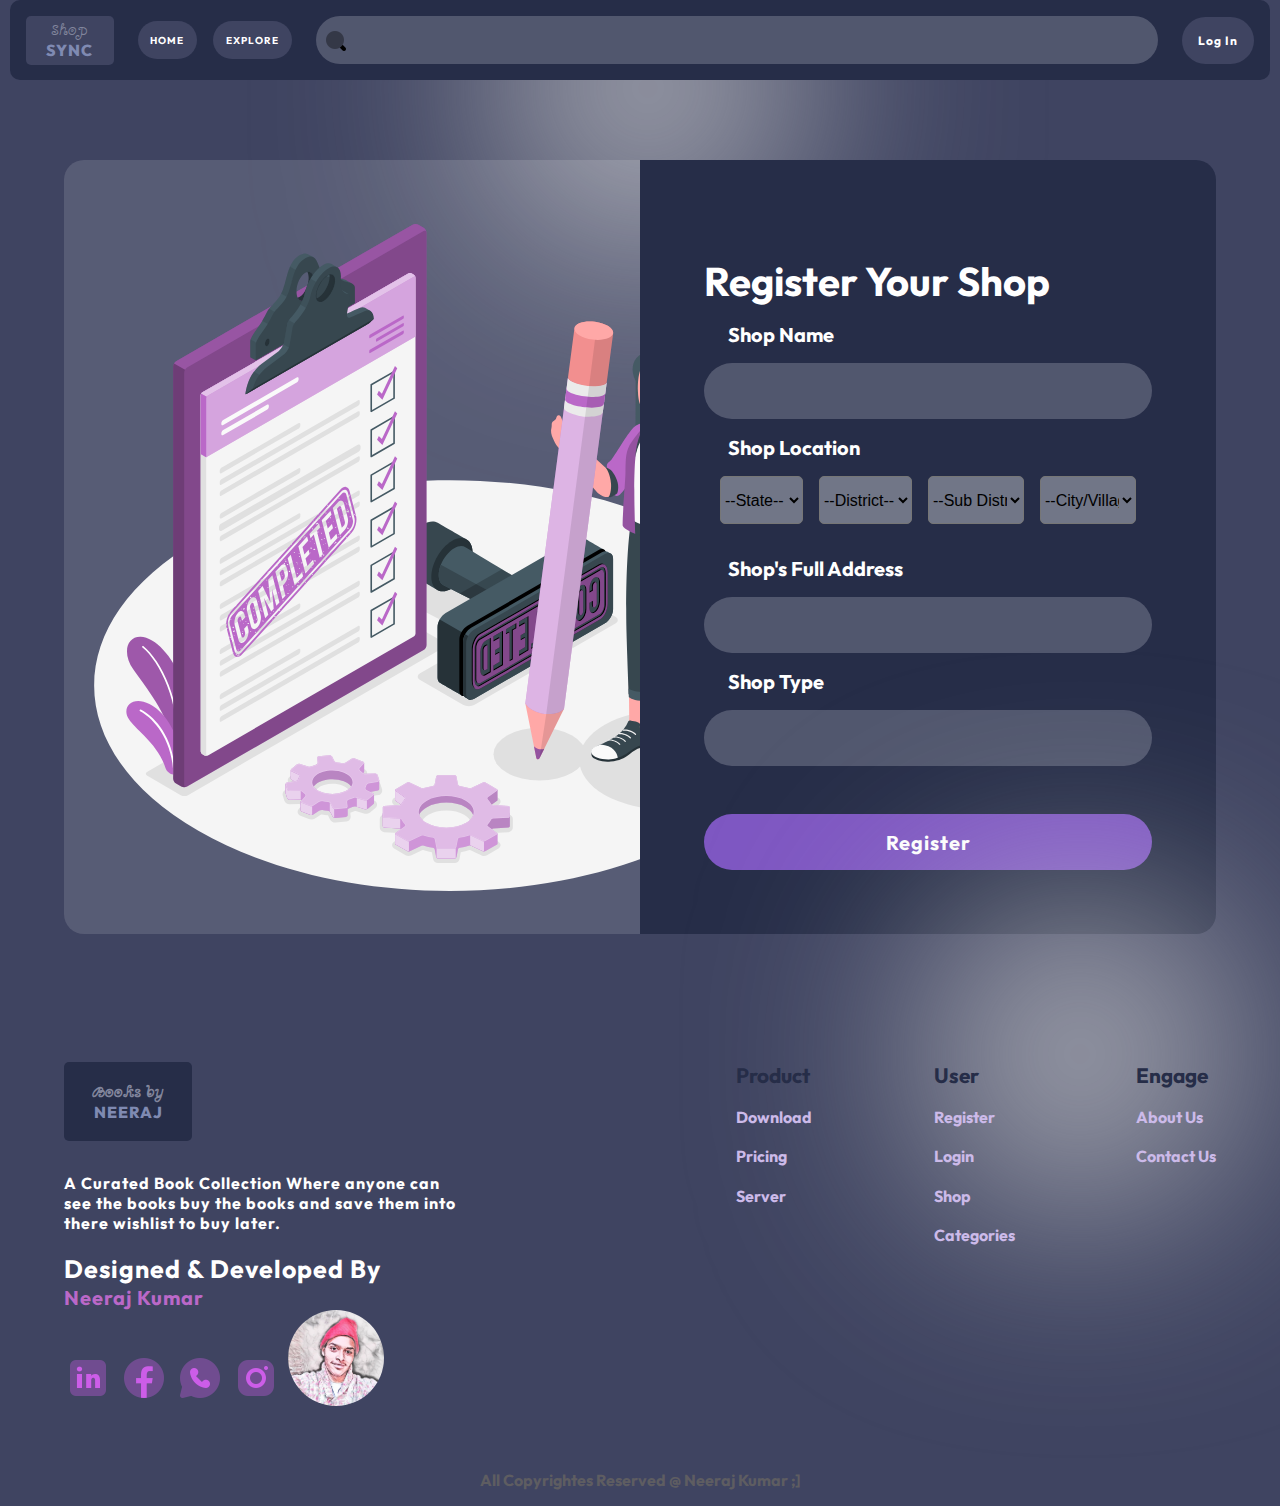
<file: registerShop.html>
<!DOCTYPE html>
<html lang="en">
  <head>
    <meta charset="UTF-8" />
    <meta name="viewport" content="width=device-width, initial-scale=1.0" />
    <title>Store | By Neeraj</title>

    <!-- main stylesheet -->
    <link rel="stylesheet" href="styles/style.css" />

    <!-- register page stylesheet  -->
    <link rel="stylesheet" href="styles/register.css" />

    <!-- registerShop stylesheet -->
    <link rel="stylesheet" href="/styles/registerShop.css" />
  </head>
  <body>
    <!-- header start -->
    <div class="header">
      <!-- logo  -->
      <div class="logo">
        <span id="logo-cursib">Shop</span>
        <span id="logo-name">Sync</span>
      </div>

      <!-- nav links  -->
      <nav class="nav-links">
        <a href="index.html">HOME</a>
        <a href="shop.html">EXPLORE</a>
      </nav>

      <!-- searchbar  -->
      <div class="search-container">
        <input type="text" name="searchbar" id="main-search" />
        <img id="search-icon" src="assets/icons/search (2).png" alt="" />
      </div>

      <!-- cart  -->
      <div class="cart" style="display: none">
        <a href="cart.html"
          ><img src="assets/icons/cart.png" alt="" class="cart-btn"
        /></a>
      </div>

      <div class="dashboard" style="display: none">
        <a href="dashboard.html">
          <img src="assets/icons/dashboard-icon.png" class="cart-btn" alt="" />
        </a>
      </div>

      <!-- login  -->
      <a class="login-btn" id="login-btn" href="login.html">Log In</a>

      <!-- logout -->
      <a class="login-btn log-out" id="logout-btn" style="display: none"
        >Log Out</a
      >
    </div>
    <!-- header end  -->

    <!-- register start  -->
    <div class="register">
      <div class="register-left">
        <img src="assets/illustrations/register.svg" alt="" />
      </div>

      <div class="register-right">
        <h1 class="heading">Register Your Shop</h1>

        <label for="shop_name" class="s-options">Shop Name</label>
        <input type="text" name="shop_name" id="shop_name" />

        <label for="shop_loc" class="s-options">Shop Location</label>
        <div class="loc">
          <select class="loc-dd" id="state">
            <option value="hide">--State--</option>
          </select>

          <select class="loc-dd" id="district">
            <option value="hide">--District--</option>
          </select>

          <select class="loc-dd" id="subdistrict">
            <option value="hide">--Sub District--</option>
          </select>

          <select class="loc-dd" id="city_village">
            <option value="hide">--City/Village--</option>
          </select>
        </div>

        <label for="address">Shop's Full Address</label>
        <input type="textarea" name="address" id="address" />

        <label for="shop_type" class="s-options">Shop Type</label>
        <input type="text" name="shop_type" id="shop_type" />

        <button class="register-s-btn btn">Register</button>
      </div>
    </div>

    <!-- footer start  -->
    <div class="footer">
      <!-- footer-text  -->
      <div class="footer-text">
        <!-- logo  -->
        <div class="logo footer-logo">
          <span id="logo-cursib">Books by</span>
          <span id="logo-name">Neeraj</span>
        </div>

        <p class="footer-text-para">
          A Curated Book Collection Where anyone can see the books buy the books
          and save them into there wishlist to buy later. <br /><br />
          <span id="dev-name-heading">Designed & Developed By</span><br />
          <span id="dev-name">Neeraj Kumar</span>
        </p>

        <div class="share-links">
          <a href=""> <img src="assets/icons/linkedin.png" alt="" /></a>
          <a href=""> <img src="assets/icons/facebook.png" alt="" /></a>
          <a href=""> <img src="assets/icons/whatsapp.png" alt="" /></a>
          <a href=""> <img src="assets/icons/instagram.png" alt="" /></a>
          <img
            class="profile-footer"
            src="assets/images/IMG_20221205_225853_077.jpg"
            alt=""
          />
        </div>

        <!-- bg circle 4  -->
        <div class="bg-circle-4 effect"></div>
      </div>

      <!-- footer links  -->
      <div class="footer-links">
        <div class="product-links links-cat">
          <p class="link-heading">Product</p>
          <a href="" class="link">Download</a>
          <a href="" class="link">Pricing</a>
          <a href="" class="link">Server</a>
        </div>

        <div class="user-links links-cat">
          <p class="link-heading">User</p>
          <a href="" class="footer-register">Register</a>
          <a href="" class="login">Login</a>
          <a href="" class="shop">Shop</a>
          <a href="" class="link-category">Categories</a>
        </div>

        <div class="engage-links links-cat">
          <p class="link-heading">Engage</p>
          <a href="" class="about-us">About Us</a>
          <a href="" class="contact-us"> Contact Us</a>
        </div>
      </div>
    </div>

    <!-- copyright  -->
    <p class="copyright">All Copyrightes Reserved @ Neeraj Kumar ;]</p>

    <!-- background circles effect  -->
    <div class="bg-circle-1 effect"></div>

    <script src="/scripts/auth.js"></script>
    <script src="/scripts/shopRegistration.js"></script>
  </body>
</html>
</file>
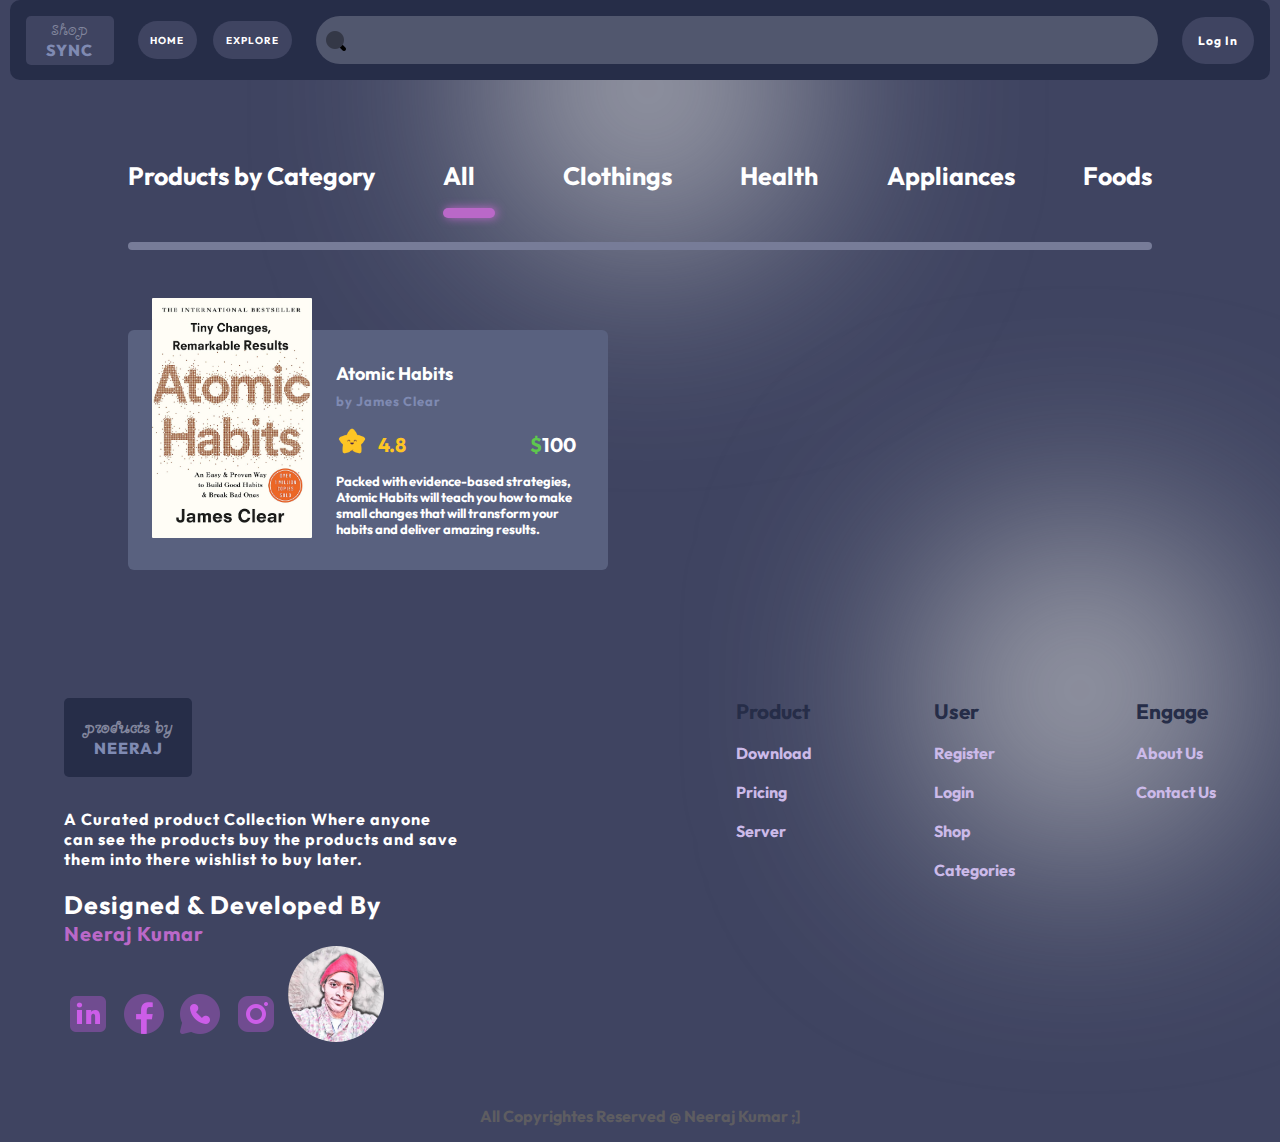
<file: shop.html>
<!DOCTYPE html>
<html lang="en">
  <head>
    <meta charset="UTF-8" />
    <meta name="viewport" content="width=device-width, initial-scale=1.0" />
    <title>Store | By Neeraj</title>

    <!-- main stylesheet -->
    <link rel="stylesheet" href="styles/style.css" />

    <!-- page stylesheet  -->
    <link rel="stylesheet" href="styles/shop.css" />
  </head>
  <body>
    <!-- header start -->
    <div class="header">
      <!-- logo  -->
      <div class="logo">
        <span id="logo-cursib">Shop</span>
        <span id="logo-name">Sync</span>
      </div>

      <!-- nav links  -->
      <nav class="nav-links">
        <a href="index.html">HOME</a>
        <a href="shop.html">EXPLORE</a>
      </nav>

      <!-- searchbar  -->
      <div class="search-container">
        <input type="text" name="searchbar" id="main-search" />
        <img id="search-icon" src="assets/icons/search (2).png" alt="" />
      </div>

      <!-- cart  -->
      <div class="cart" style="display: none">
        <a href="cart.html"
          ><img src="assets/icons/cart.png" alt="" class="cart-btn"
        /></a>
      </div>

      <div class="dashboard" style="display: none">
        <a href="dashboard.html">
          <img src="assets/icons/dashboard-icon.png" class="cart-btn" alt="" />
        </a>
      </div>

      <!-- login  -->
      <a class="login-btn" id="login-btn" href="login.html">Log In</a>

      <!-- logout -->
      <a class="login-btn log-out" id="logout-btn" style="display: none"
        >Log Out</a
      >
    </div>
    <!-- header end  -->

    <!-- categories selection bar start  -->
    <div class="p-cat-selection-bar">
      <div class="p-cats">
        <div class="p-cat-heading">
          <p>Products by Category</p>
        </div>

        <div class="p-cat-1 p-cat">
          <p>All</p>
          <div class="active-indicator"></div>
        </div>

        <div class="p-cat-2 p-cat">
          <p>Clothings</p>
          <div></div>
        </div>

        <div class="p-cat-3 p-cat">
          <p>Health</p>
          <div></div>
        </div>

        <div class="p-cat-4 p-cat">
          <p>Appliances</p>
          <div></div>
        </div>

        <div class="p-cat-5 p-cat">
          <p>Foods</p>
          <div></div>
        </div>
      </div>
      <div class="dividor"></div>
    </div>
    <!-- Categories selection-bar end  -->

    <!-- products list start  -->
    <!-- product list container  -->
    <div class="products-list">
      <!-- product 1  (container)  -->
      <div class="product-1 product">
        <!-- product image  -->
        <div class="product-img">
          <img src="assets/images/atomic-habits.jpg" alt="" />
        </div>

        <!-- product text  -->
        <div class="product-text">
          <p class="product-name">Atomic Habits</p>

          <p class="product-shop-text">
            by <span class="product-shop-name">James Clear</span>
          </p>

          <div class="pricing-n-rating">
            <!-- product rating  -->
            <div class="product-rating-container">
              <img src="assets/icons/star.png" alt="" />
              <p class="product-rating">4.8</p>
            </div>

            <!-- product price -->
            <p class="product-price"><span class="doller">$</span>100</p>
          </div>

          <!-- product description  -->
          <p class="product-desc">
            Packed with evidence-based strategies, Atomic Habits will teach you
            how to make small changes that will transform your habits and
            deliver amazing results.
          </p>
        </div>
      </div>

      <!-- product containers end  -->
    </div>
    <!-- products list end  -->

    <!-- footer start  -->
    <div class="footer">
      <!-- footer-text  -->
      <div class="footer-text">
        <!-- logo  -->
        <div class="logo footer-logo">
          <span id="logo-cursib">products by</span>
          <span id="logo-name">Neeraj</span>
        </div>

        <p class="footer-text-para">
          A Curated product Collection Where anyone can see the products buy the
          products and save them into there wishlist to buy later. <br /><br />
          <span id="dev-name-heading">Designed & Developed By</span><br />
          <span id="dev-name">Neeraj Kumar</span>
        </p>

        <div class="share-links">
          <a href=""> <img src="assets/icons/linkedin.png" alt="" /></a>
          <a href=""> <img src="assets/icons/facebook.png" alt="" /></a>
          <a href=""> <img src="assets/icons/whatsapp.png" alt="" /></a>
          <a href=""> <img src="assets/icons/instagram.png" alt="" /></a>
          <img
            class="profile-footer"
            src="assets/images/IMG_20221205_225853_077.jpg"
            alt=""
          />
        </div>

        <!-- bg circle 4  -->
        <div class="bg-circle-4 effect"></div>
      </div>

      <!-- footer links  -->
      <div class="footer-links">
        <div class="product-links links-cat">
          <p class="link-heading">Product</p>
          <a href="" class="link">Download</a>
          <a href="" class="link">Pricing</a>
          <a href="" class="link">Server</a>
        </div>

        <div class="user-links links-cat">
          <p class="link-heading">User</p>
          <a href="" class="register">Register</a>
          <a href="" class="login">Login</a>
          <a href="" class="shop">Shop</a>
          <a href="" class="link-category">Categories</a>
        </div>

        <div class="engage-links links-cat">
          <p class="link-heading">Engage</p>
          <a href="" class="about-us">About Us</a>
          <a href="" class="contact-us"> Contact Us</a>
        </div>
      </div>
    </div>

    <!-- copyright  -->
    <p class="copyright">All Copyrightes Reserved @ Neeraj Kumar ;]</p>

    <!-- background circles effect  -->
    <div class="bg-circle-1 effect"></div>

    <script src="/scripts/auth.js"></script>
    <script src="/scripts/populateShopProducts.js"></script>
  </body>
</html>
</file>
<file: styles/style.css>
@import url("https://fonts.googleapis.com/css2?family=Bonbon&family=Lily+Script+One&family=Outfit&family=Sacramento&display=swap");

* {
  margin: 0;
  padding: 0;
  box-sizing: border-box;
}
body {
  background-color: #3f4461;
  z-index: 0;
}
/* header start  */
.header {
  height: 5rem;
  background-color: #262d48;
  margin: 0 0.6rem;
  border-radius: 10px;
  display: flex;
  gap: 1.5rem;
  padding: 1rem;
  align-items: center;
  z-index: 1;
}
.logo {
  background-color: #3f4461;
  width: 5.5rem;
  border-radius: 5px;
  padding: 5px;
  text-align: center;
  color: #7f8ab2;
  flex-shrink: 0;
}
.logo #logo-cursib {
  color: #82869d;
  font-family: "bonbon";
}
.logo #logo-name {
  font-family: "outfit";
  font-weight: 800;
  /* font-size: 1.1rem; */
  letter-spacing: 1px;
  text-transform: uppercase;
}
.nav-links {
  display: flex;
  gap: 1rem;
  align-items: center;
}
.nav-links a {
  text-decoration: none;
  color: #ffffff;
  background-color: #3f4461;
  padding: 0.8rem;
  border-radius: 2rem;
  font-size: 10px;
  font-family: "outfit";
  font-weight: bold;
  letter-spacing: 1px;
  transition: 0.4s;
}
.nav-links a:hover {
  background-color: #565d84;
}
/* search bar  */
#main-search {
  background-color: rgba(222, 223, 235, 0.24);
  border: none;
  border-radius: 5rem;
  padding-left: 3rem;
  width: 100%;
  height: 100%;
  color: #e2e2e2;
  font-family: "outfit";
  font-size: 17px;
}
#main-search[type="text"]:focus {
  outline: 5px solid #3f4461; /* Remove the default focus outline */
}
.search-container {
  position: relative;
  width: 100%;
  height: 100%;
}
#search-icon {
  position: absolute;
  top: 0.8rem;
  left: 0.5rem;
  width: 1.5rem;
}
.cart-btn {
  width: 2.2rem;
}
.login-btn {
  font-family: "outfit";
  font-weight: bold;
  font-size: 12px;
  letter-spacing: 1px;
  color: #ffffff;
  flex-shrink: 0;
  padding: 1rem;
  border-radius: 5rem;
  background-color: #3f4461;
  text-decoration: none;
  cursor: pointer;
  transition: .4s;
}
.login-btn:hover{
  background-color: #565d84;
}
/* header end  */

.btn {
  background-color: #7e57c2;
  color: #fff;
  font-family: "outfit";
  font-size: 12px;
  font-weight: bold;
  letter-spacing: 1px;
  padding: 1rem;
  border-radius: 5rem;
  border: none;
  cursor: pointer;
  transition: .4s;
}
.btn:hover {
  background-color: #845bca;
  box-shadow: 4px 0 20px #845bca;
}
.btn:active {
  background-color: #5e3b99;
}

/* footer start  */
.footer {
  margin: auto;
  margin-top: 8rem;
  /* border: 2px solid white; */
  width: 90vw;
  display: flex;
  justify-content: space-between;
  gap: 5rem;
  z-index: 1;
}
.footer-text {
  width: 40rem;
  /* border: 2px solid white; */
  display: flex;
  flex-direction: column;
  justify-content: space-between;
  align-items: flex-start;
  width: 25rem;
  font-family: "outfit";
  color: #fff;
  font-weight: bold;
  flex-grow: 0;
  flex-shrink: 0;
}
.footer-text-para {
  letter-spacing: 1px;
  margin-top: 2rem;
}
.footer-logo {
  background-color: #262d48;
  flex-grow: 0;
  flex-shrink: 0;
  width: 8rem;
  padding: 1.2rem;
}
#dev-name-heading {
  font-size: 25px;
  font-weight: bold;
}
#dev-name {
  color: #ba68c8;
  font-size: 20px;
  font-weight: bold;
}
.share-links {
  display: flex;
  justify-content: space-between;
  width: 20rem;
  /* border: 2px solid white; */
  align-items: center;
}
.share-links a {
  align-self: flex-end;
}
.profile-footer {
  width: 6rem;
  border-radius: 3rem;
}

.footer-links {
  display: flex;
  width: 30rem;
  /* border: 2px solid white; */
  justify-content: space-between;
  align-items: flex-start;
  gap: 4rem;
}
.links-cat {
  display: flex;
  flex-direction: column;
  justify-content: space-between;
  align-items: flex-start;
  gap: 1.2rem;
  font-family: "outfit";
  font-weight: bolder;
}
.links-cat p {
  font-size: 1.3rem;
  color: #262d48;
}
.links-cat a {
  color: #ccbae9;
  text-decoration: none;
}
/* footer end  */

.copyright {
  margin-top: 4rem;
  color: #5e5d61;
  text-align: center;
  font-family: "outfit";
  font-weight: bold;
  margin-bottom: 1rem;
}
.effect {
  width: 17rem;
  height: 17rem;
  background-color: #d9d9d9;
  position: absolute;
  border-radius: 50%;
  z-index: -1;
  filter: blur(120px);
}
.bg-circle-1 {
  top: -3rem;
  left: 40%;
}
.bg-circle-2 {
  top: 28rem;
  right: 3rem;
  background-color: #ba68c8;
  /* border-radius: 0rem 0 0 9rem; */
}
.bg-circle-3 {
  top: 54rem;
  left: -6rem;
}
.bg-circle-4 {
  top: 112rem;
  right: 0rem;
}
.session-name {
  font-family: "outfit";
  font-size: 1rem;
  color: white;
  text-align: center;
  font-weight: 700;
  letter-spacing: 1px;
}
</file>
<file: styles/index.css>
/* hero start  */
.hero {
  margin: auto;
  width: 90vw;
  height: 30rem;
  /* border: 2px solid white; */
  display: flex;
  justify-content: space-between;
  color: #fff;
  font-family: "outfit";
}
.hero-text {
  width: 26rem;
  /* border: 2px solid white; */
  margin-top: 8rem;
  flex-shrink: 0;
}
#hero-title {
  font-size: 50px;
  font-weight: bold;
}
#hero-text-name {
  color: #82869d;
  font-size: 25px;
  font-family: "lily script one";
}
a {
  text-decoration: none;
  text-emphasis-color: white;
}
.shop-now-btn {
  margin-top: 2.5rem;
}
.hero-image {
  width: 30rem;
  flex-shrink: 0;
}
/* hero end  */

/* categories start  */
.categories {
  margin: auto;
  margin-top: 3rem;
  /* border: 2px solid white; */
  width: 90vw;
  display: flex;
  flex-direction: column;
  gap: 4rem;
}
.categories-title {
  margin: auto;
  color: #fff;
  font-family: "outfit";
  font-size: 20px;
  font-weight: 900;
  letter-spacing: 1px;
  text-align: center;
}
.categories-title span {
  color: #bfabe1;
}
.cards {
  display: flex;
  align-items: end;
  justify-content: space-between;
}
.card {
  display: flex;
  flex-direction: column;
  align-items: center;
  gap: 1rem;
}
.card img {
  width: 14em;
}
.card-2 img {
  width: 15rem;
}
.cards p {
  color: #fff;
  font-family: "outfit";
  font-size: 16px;
  font-weight: bolder;
  letter-spacing: 1px;
  text-align: center;
}
.view-all-category-btn {
  margin: auto;
}
/* categories end  */

/* student offer start  */
.student-offer {
  margin: auto;
  margin-top: 3rem;
  /* border: 2px solid white; */
  width: 90vw;
  display: flex;
  justify-content: space-between;
  align-items: center;
  z-index: 1;
}
.stu-off-img {
  width: 30rem;
  flex-grow: 0;
  flex-shrink: 0;
}
.stu-off-text {
  /* border: 2px solid white; */
  width: 35rem;
  color: #fff;
  font-family: "outfit";
}
#stu-off-head {
  font-family: "Sacramento";
  color: black;
  font-size: 30px;
  font-weight: bold;
}
#stu-off-title {
  font-size: 50px;
  font-weight: bolder;
}
#off-percent-text {
  color: #bfabe1;
}
.signup-now-btn {
  margin-top: 2.7rem;
}
/* student offer end  */

/* testimony start  */
.testimony {
  margin: auto;
  margin-top: 3rem;
  /* border: 2px solid white; */
  width: 90vw;
  display: flex;
  justify-content: space-between;
  align-items: center;
}
.testimony-text {
  /* border: 2px solid white; */
  width: 35rem;
  color: #fff;
  font-family: "outfit";
  font-weight: bold;
}
#testimony-text-head {
  font-family: "Sacramento";
  color: black;
  font-size: 30px;
}
#testimony-text-title {
  font-size: 50px;
  font-weight: bolder;
}
.testimonial {
  width: 30rem;
  flex-grow: 0;
  flex-shrink: 0;
  background-color: rgba(255, 255, 255, 0.09);
  padding: 3rem;
  border-radius: 20px;
  color: #fff;
  font-family: "outfit";
  display: flex;
  flex-direction: column;
  justify-content: space-between;
  gap: 3rem;
}
.reviewer-name {
  font-size: 1.2;
}
/* testimony end  */
</file>
<file: styles/register.css>
.footer {
  position: relative;
}
.bg-circle-4 {
  top: -9rem;
  right: 0rem;
}

/* register start  */
.register {
  margin: auto;
  width: 90vw;
  /* border: 2px solid #fff; */
  margin-top: 5rem;
  display: flex;
}
.register-left {
  background-color: rgba(255, 255, 255, 0.13);
  width: 50%;
  border-radius: 20px 0 0 20px;
  flex-grow: 0;
  flex-shrink: 0;
  padding: 1.5rem;
  display: flex;
}
.register-left img {
  vertical-align: middle;
}
.register-right {
  width: 50%;
  flex-grow: 0;
  flex-shrink: 0;
  padding: 4rem;
  display: flex;
  flex-direction: column;
  font-family: "outfit";
  font-weight: bold;
  font-size: 20px;
  color: #fff;
  background-color: #262d48;
  border-radius: 0 20px 20px 0;
  cursor: pointer;
}
.register-right h1 {
  margin-top: 2rem;
}
.register-right label {
  margin-top: 1rem;
  margin-left: 1.5rem;
}
.register-right input {
  background-color: rgba(222, 223, 235, 0.24);
  border: none;
  border-radius: 5rem;
  padding-left: 3rem;
  width: 100%;
  height: 3.5rem;
  color: #e2e2e2;
  font-family: "outfit";
  font-size: 17px;
  margin-top: 1rem;
}
.register-right input:focus {
  outline: 5px solid #3f4461; /* Remove the default focus outline */
}
.register-btn {
  margin-top: 3rem;
  height: 3.5rem;
  font-size: 20px;
  cursor: pointer;
}
.register a {
  text-decoration: none;
  margin-top: 4rem;
  color: #fff;
  font-size: 18px;
  letter-spacing: 1px;
  text-align: center;
}
#login-link {
  color: #ba68c8;
}
.role-select {
  display: flex;
  background-color: #3f4461;
  padding: 10px;
  border-radius: 10px;
  align-items: center;
  margin-top: 6px;
}
input[name="role"] {
  height: 2.5rem;
  font-size: 10px;
  margin-left: 20px;
}
</file>
<file: styles/dashboard.css>
.main-container {
  width: 100%;
  padding: 0.6rem;
}
.dash-bar {
  width: 100%;
  height: 2.5rem;
  background-color: #262d48;
  border-radius: 5px;
  position: relative;
}
.dash-bar-dd {
  position: absolute;
  right: 10px;
  top: 8px;
  height: 1.5rem;
  cursor: pointer;
  font-size: 16px;
  width: auto;
  height: 1.5rem;
  outline: none;
  background-color: #ffffff59;
  border-radius: 5px;
}
.dash-bar-dd option {
  color: #000;
}
.head-box-container {
  width: 100%;
  height: 10rem;
  /* background-color: pink; */
  display: flex;
  justify-content: space-around;
  align-items: center;
  flex-wrap: wrap;
  gap: 1.2rem;
}

.head-box {
  height: 8rem;
  min-width: 14rem;
  flex-grow: 1;
  border-radius: 8px;
  padding: 0.4rem;
  box-shadow: 1px 0px 10px rgba(0, 0, 0, 0.4);
  font-family: "outfit";
  color: white;
}
.head-box {
  font-size: 1rem;
  font-weight: 600;
  display: flex;
  gap: 1.5rem;
  align-items: center;
  position: relative;
  transition: 1s;
}
.head-box #total-no {
  font-size: 1.7rem;
}
.h1 {
  background: linear-gradient(rgb(27, 130, 56), rgb(36, 116, 58));
}
.head-box #add-product-btn {
  background-color: rgb(45, 167, 79);
  position: absolute;
  right: 0.4rem;
  bottom: 0.4rem;
  padding: 0.2rem;
  border-radius: 5px;
}
.h2 {
  background: linear-gradient(#d8513d, #cd4e3a);
}
.h1:hover,
.h2:hover {
  transform: translateY(-10px);
  box-shadow: 2px 0px 30px rgba(0, 0, 0, 0.4);
  cursor: pointer;
}
#inventory-text {
  background-color: #ea6c59;
  position: absolute;
  right: 0.4rem;
  bottom: 0.4rem;
  padding: 0.2rem;
  border-radius: 5px;
  display: flex;
  gap: 5px;
}

#img-inventory {
  width: 1rem;
}

.h3 {
  background: linear-gradient(#fbb168, #d69859);
}
.h4 {
  background: linear-gradient(#847cc5, #847cc5);
}
.add-product-container {
  width: 100%;
  height: auto;
  background-color: #fdfdfd;
  padding: 1rem;
  border-radius: 5px;
  margin-bottom: 1rem;
}
.add-product-container h1 {
  font-family: "outfit";
  font-size: 1.5rem;
  color: #ffffff;
  background-color: rgb(85, 114, 241);
  display: inline-block;
  padding: 0.6rem;
  border-radius: 5px;
  margin-bottom: 1rem;
}

.input-boxes-container {
  display: flex;
  /* background-color: lightblue; */
  gap: 1rem;
}
.labels {
  /* background-color: pink; */
  display: flex;
  gap: 7.4rem;
  font-family: "outfit";
  font-size: 1rem;
  color: rgb(67, 67, 67);
  justify-content: flex-start;
}
table {
  border-collapse: separate;
  font-family: "outfit";
  border-spacing: 1rem 0.5rem;
}
th {
  color: #3a3a3a;
  font-size: 1rem;
}
tr {
  transition: 1s;
}
th,
td {
  /* border: 2px solid #262d48; */
  text-align: left;
  align-items: center;
}
td button {
  height: 100%;
  width: 100%;
}
.fade-in {
  animation: fadeIn 0.5s ease-in-out;
}

@keyframes fadeIn {
  from {
    opacity: 0;
  }
  to {
    opacity: 1;
  }
}
.inp-prod {
  width: 15rem;
  /* height: 2.3rem; */
  border-radius: 5px;
  border: 1.5px solid #b0afaf;
  padding: 0.7rem;
  outline: none;
  font-weight: 500;
  color: #535353;
  font-size: 1rem;
  /* text-decoration: underline dashed #2b6fd5; */
  /* text-decoration-style: dashed;
  text-decoration-color: #2b6fd5; */
}
#p_price,
.p_price {
  width: 8rem;
}
#p_quant,
.p_quant {
  width: 8rem;
}
#p_id,
.p_id {
  width: 8rem;
}
#lm-date,
.lm-date {
  width: 9.4rem;
}
#p_type,
.p_type {
  width: 8rem;
}
/* .input_file_container {
  border: 1.5px solid #c0c0c0;
  border-radius: 5px;
} */

input[type="file"]::file-selector-button {
  background-color: #eee;
  color: #000;
  border: 0px;
  border-right: 1px solid #e5e5e5;
  padding: 0.8rem;
  margin-right: 20px;
  transition: 0.5s;
  border-top-left-radius: 3.1px;
  border-bottom-left-radius: 3.1px;
}

input[type="file"]::file-selector-button:hover {
  background-color: #e5e5e5;
  border: 0px;
  border-right: 1px solid #e5e5e5;
  cursor: pointer;
}
td:has(> input[type="file"]) {
  border: 1.5px solid #e5e5e5;
  border-radius: 5px;
}
input[type="file"]::file-selector-button:active {
  opacity: 0.6;
}
.del-prod-row {
  height: 1.2rem;
  width: 1.2rem;
  /* padding: 0.2rem; */
  border-radius: 50%;
  border: none;
  /* border: 1px solid rgb(169, 0, 0); */
  background-color: rgba(232, 11, 11, 0.227);
  color: red;
  font-size: 10px;
  transition: 0.5s;
  position: relative;
}
.line {
  width: 10px;
  height: 1px;
  border-radius: 10px;
  background-color: red;
  position: absolute;
  left: 23.5%;
}
.l-1 {
  transform: rotate(45deg);
}
.l-2 {
  transform: rotate(-45deg);
}
.del-prod-row:hover {
  border-radius: 5px;
  cursor: pointer;
  /* transform: scale(1.5); */
}
.del-prod-row:active {
  background-color: rgb(177, 17, 17);
}
.add-prod-row {
  padding: 0.6rem;
  background-color: rgb(24, 161, 24);
  border: none;
  color: white;
  border-radius: 5px;
  transition: 0.5;
  box-shadow: 1px 0px 10px rgba(0, 0, 0, 0.3);
}
.add-prod-row:hover {
  cursor: pointer;
  background-color: rgb(3, 176, 3);
}
.add-prod-row:active {
  background-color: rgb(3, 156, 3);
}

#add-inv-btn {
  margin-top: 4rem;
  padding: 1rem;
  background-color: rgb(29, 117, 189);
  border: none;
  color: white;
  border-radius: 5px;
  transition: 0.5;
  box-shadow: 1px 0px 10px rgba(0, 0, 0, 0.3);
  font-weight: 800;
  transition: 0.5s;
}
#add-inv-btn:hover {
  transform: translateY(-10px);
  box-shadow: 2px 0px 30px rgba(0, 0, 0, 0.4);
  cursor: pointer;
  background-color: rgb(33, 133, 215);
}
#add-inv-btn:active {
  background-color: rgb(23, 102, 167);
}
.edit-prod-btn {
  width: 2rem;
  height: 2rem;
  background: url("/assets/icons/edit-btn-big.png");
  background-position: center;
  background-size: cover;
  border: none;
  padding: 5px;
  transition: 0.5s;
  filter: drop-shadow(1px 0px 15px rgba(0, 0, 0, 0.5));
}
.edit-prod-btn:hover {
  opacity: 0.8;
  cursor: pointer;
}
.edit-prod-btn:active {
  opacity: 0.6;
}
.inventory-header {
  display: flex;
  justify-content: space-between;
}
.filter-label {
  color: #3a3a3a;
  font-family: "outfit";
  font-size: 1.2rem;
  font-weight: 600;
  margin-right: 5px;
  vertical-align: bottom;
}
.filter {
  display: inline-block;
}
.filtering-components {
  display: flex;
  gap: 1rem;
  align-items: center;
}
#filter-dropdown {
  padding: 0.7rem;
  border-radius: 5px;
  border: 1.5px solid rgba(18, 136, 220, 0.463);
  background-color: rgb(178, 227, 247);
  font-weight: 600;
  font-family: "outfit";
  color: #3a3a3a;
  outline: none;
  font-size: 1rem;
  box-shadow: 1px 0px 10px rgba(0, 0, 0, 0.15);
}
.search-box-input {
  padding: 0.7rem;
  border: 1.5px solid rgba(0, 0, 0, 0.2);
  border-radius: 5px;
  outline: none;
  font-family: "outfit";
  color: #3a3a3a;
  outline: none;
  font-size: 1rem;
  position: relative;
  box-shadow: 1px 0px 10px rgba(0, 0, 0, 0.15);
}
.cancel-search-btn {
  height: 1.8rem;
  width: 1.8rem;
  border-radius: 50%;
  border: none;
  background-color: rgba(255, 51, 51, 0.077);
  color: red;
  font-size: 10px;
  transition: 0.5s;
  position: absolute;
  right: 4.5rem;
  top: 2.1rem;
  box-shadow: 1px 0px 10px rgba(124, 74, 74, 0.491);
}
.c-btn-line {
  width: 16px;
  height: 2px;
  border-radius: 10px;
  background-color: red;
  position: absolute;
  left: 23.5%;
}
.c-l-1 {
  transform: rotate(45deg);
}
.c-l-2 {
  transform: rotate(-45deg);
}
.cancel-search-btn:hover {
  opacity: 0.8;
  box-shadow: 1px 1px 5px rgba(124, 74, 74, 0.491);

  cursor: pointer;
}
.cancel-search-btn:active {
  opacity: 0.6;
}
.searchbox {
  display: flex;
  gap: 5px;
}
.search-prod-btn {
  background-color: #4caf50;
  border: none;
  padding: 5px;
  border-radius: 5px;
  box-shadow: 1px 0px 10px rgba(0, 0, 0, 0.3);
}
.search-prod-btn:hover {
  opacity: 0.8;
  cursor: pointer;
}
.search-prod-btn:active {
  opacity: 0.6;
}
.search-prod-btn-img {
  width: 2rem;
}
.pagination {
  display: inline-block;
  position: absolute;
  bottom: 1rem;
  left: 35%;
  font-family: "outfit";
}

.pagination a {
  color: rgb(73, 73, 73);
  float: left;
  padding: 8px 16px;
  text-decoration: none;
  transition: background-color 0.3s;
  border: 1px solid #ddd;
  margin: 0 4px;
  font-weight: 600;
}

.pagination a.active {
  background-color: #4caf50;
  color: white;
  border: 1px solid #4caf50;
}

.pagination a:hover:not(.active) {
  background-color: #ddd;
  cursor: pointer;
}
.center {
  text-align: center;
}
.product-inventory-container {
  min-height: 25rem;
  position: relative;
  padding-bottom: 5rem;
}
.dash-bar-a-links {
  position: absolute;
  top: 7px;
  left: 10px;
  text-decoration: none;
  color: #ffffff;
  background-color: #3f4461;
  padding: 0.4rem;
  border-radius: 5px;
  font-size: 10px;
  font-family: "outfit";
  font-weight: bold;
  letter-spacing: 1px;
  transition: 0.4s;
}
.dash-bar-a-links:hover {
  background-color: #565d84;
}
</file>
<file: styles/login.css>
.login-btn-page {
  margin-top: 3rem;
  height: 3.5rem;
  font-size: 20px;
}
</file>
<file: styles/registerShop.css>
.loc {
  display: flex;
  gap: 1rem;
  justify-content: space-between;
  padding: 1rem;
}
.loc-dd {
  cursor: pointer;
  font-size: 16px;
  width: 6rem;
  height: 3rem;
  outline: none;
  background-color: #ffffff59;
  border-radius: 5px;
  /* padding: 1rem; */
}
.register-s-btn {
  margin-top: 3rem;
  height: 3.5rem;
  font-size: 20px;
  cursor: pointer;
}
</file>
<file: styles/shop.css>
.footer {
  position: relative;
}
.bg-circle-4 {
  top: -9rem;
  right: 0rem;
}

/* p-cat-selection-bar start  */
.p-cat-selection-bar {
  margin: auto;
  display: flex;
  width: 80vw;
  flex-direction: column;
  justify-content: space-between;
  align-items: flex-start;
  margin-top: 5rem;
  z-index: 1;
  gap: 1.5rem;
}
.p-cats {
  display: flex;
  justify-content: space-between;
  width: 100%;
  font-family: "outfit";
  font-weight: bold;
  font-size: 25px;
  color: #fff;
}
.p-cat {
  display: flex;
  flex-direction: column;
  gap: 1rem;
}
.p-cat .active-indicator {
  background-color: #ba68c8;
  width: 3.2rem;
  height: 0.6rem;
  margin: auto;
  border-radius: 13px;
  box-shadow: 2px 0px 10px #ba68c8;
}
.dividor {
  width: 100%;
  height: 0.5rem;
  background-color: #777c98;
  border-radius: 13px;
}
/* p-cat-selection-bar end  */

/* product-list start  */
.products-list {
  margin: auto;
  width: 80vw;
  margin-top: 5rem;
  display: flex;
  /* display: grid;
  grid-template-rows: 1fr 1fr;
  grid-template-columns: 1fr 1fr; */
  justify-content: space-between;
  flex-wrap: wrap;
  gap: 3.5rem;
}

.product {
  background-color: #59617f;
  width: 30rem;
  min-height: 15rem;
  border-radius: 6px;
  position: relative;
  padding: 2rem;
}
.product-img {
  width: 10rem;
  height: 15rem;
  overflow: hidden;
  position: absolute;
  top: -2rem;
  left: 1.5rem;
  border-radius: 1px;
}
.product-img img {
  width: 100%;
  background-position: center;
  background-size: cover;
}
.product-text {
  /* border: 2px solid #fff; */
  margin-left: 11rem;
  width: 15rem;
  font-family: "outfit";
  font-weight: bold;
  font-size: 13px;
  color: #fff;
}
.product-name {
  font-size: 18px;
}
.product-shop-text {
  margin-top: 0.5rem;
  color: #7f8ab2;
  letter-spacing: 1px;
}
.pricing-n-rating {
  display: flex;
  width: 100%;
  justify-content: space-between;
  align-items: flex-end;
}
.product-rating-container {
  display: flex;
  gap: 0.6rem;
  align-items: flex-end;
  margin-top: 1rem;
  font-size: 20px;
  color: #fec524;
}
.product-rating-container img {
  width: 2rem;
}
.product-price {
  font-size: 20px;
}
.doller {
  color: #5ec84d;
}
.product-desc {
  margin-top: 1rem;
}
</file>
